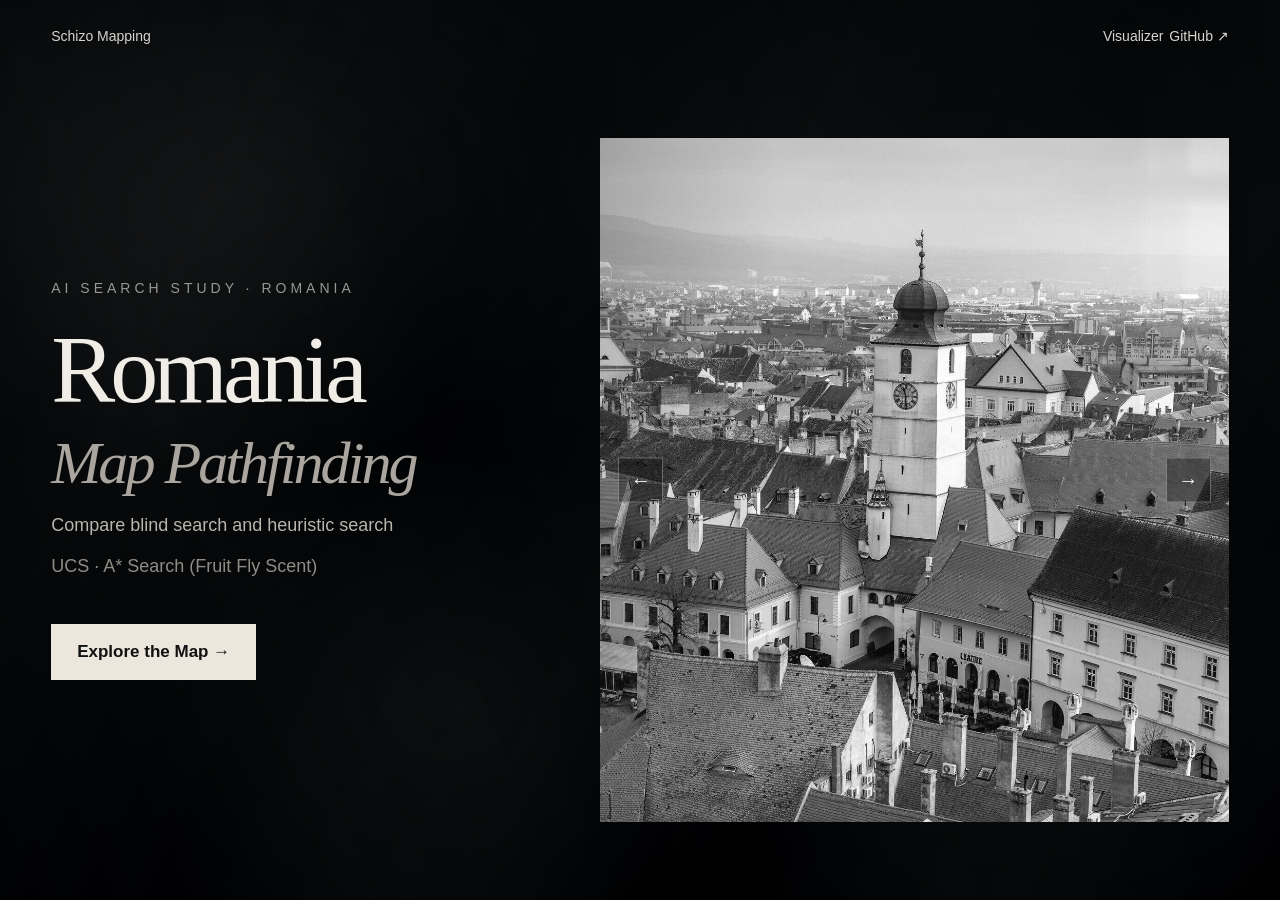
<file: index.html>
<!doctype html>

<html lang="en">

<head>

  <meta charset="UTF-8" />

  <meta name="viewport" content="width=device-width, initial-scale=1.0" />

  <title>Romania Map Pathfinding</title>

  <link rel="stylesheet" href="css/landing.css" />

</head>

<body>

  <nav class="nav">

    <a href="index.html">Schizo Mapping</a>

    <div>

      <a href="app.html">Visualizer</a>

      <a
        href="https://github.com/azkaeiorszghjhbvgu/Schizo-Mapping-AI"
        target="_blank"
      >
        GitHub ↗
      </a>

    </div>

  </nav>


  <main class="hero">

    <section class="copy">

      <p class="eyebrow">AI SEARCH STUDY · ROMANIA</p>

      <h1>
        Romania
        <span>Map Pathfinding</span>
      </h1>

      <p class="description">
        Compare blind search and heuristic search
      </p>

      <p class="methods">
        UCS · A* Search (Fruit Fly Scent)
      </p>

      <a href="app.html" class="cta">
        Explore the Map →
      </a>

    </section>


    <section class="visual">
      <div class="image-container">
        <div class="image-track" id="imageTrack">
          <img src="assets/romania.jpeg" alt="Romania city" />
          <img src="assets/romania2.jpeg" alt="Romania city" />
          <img src="assets/romania3.jpeg" alt="Romania city" />
        </div>
      <button class="image-btn prev" onclick="changeImage(-1)">←</button>
      <button class="image-btn next" onclick="changeImage(1)">→</button>
      </div>
    </section>

  </main>


  <script src="js/navbar.js"></script>

  <script>

    const track = document.getElementById("imageTrack");
    const imageCount = track.children.length;

    let currentImage = 0;
    let autoPlayTimer = null;


    function changeImage(direction) {
      currentImage += direction;

      if (currentImage >= imageCount) {
        currentImage = 0;
      } else if (currentImage < 0) {
        currentImage = imageCount - 1;
      }

      track.style.transform = `translateX(-${currentImage * 100}%)`;

      resetTimer();
    }

    function resetTimer() {
      clearInterval(autoPlayTimer);
      autoPlayTimer = setInterval(() => {
        changeImage(1);
      }, 3000);
    }

    resetTimer();

  </script>

</body>

</html>
</file>
<file: css/landing.css>
body {
  margin: 0;
  min-height: 100vh;

  color: #f1eee8;
  font-family: Arial, Helvetica, sans-serif;

  overflow-x: hidden;

  background: #0b0c0d;

  position: relative;

  transition: opacity 0.4s ease-in-out;

  animation: landingFadeIn 0.4s ease-in-out forwards;
}

@keyframes landingFadeIn {
  from {
    opacity: 0;
  }
  to {
    opacity: 1;
  }
}

body.fade-out {
  opacity: 0;
}


body::before {
  content: "";

  position: fixed;
  inset: 0;

  pointer-events: none;

  z-index: 0;

  background:
    radial-gradient(
      ellipse at 18% 22%,
      rgba(255, 255, 255, 0.045),
      transparent 28%
    ),

    radial-gradient(
      ellipse at 75% 25%,
      rgba(255, 255, 255, 0.03),
      transparent 30%
    ),

    radial-gradient(
      ellipse at 35% 78%,
      rgba(255, 255, 255, 0.035),
      transparent 26%
    ),

    radial-gradient(
      ellipse at 85% 82%,
      rgba(255, 255, 255, 0.025),
      transparent 24%
    ),

    linear-gradient(
      115deg,
      transparent 0%,
      rgba(255,255,255,0.02) 18%,
      transparent 35%,
      rgba(255,255,255,0.016) 52%,
      transparent 68%,
      rgba(255,255,255,0.015) 84%,
      transparent 100%
    ),

    linear-gradient(
      68deg,
      transparent 0%,
      rgba(255,255,255,0.018) 22%,
      transparent 40%,
      rgba(255,255,255,0.015) 58%,
      transparent 76%,
      rgba(255,255,255,0.012) 100%
    ),

    linear-gradient(
      180deg,
      #0d0e0f 0%,
      #090a0b 100%
    );

  opacity: 1;

  filter: contrast(110%) brightness(100%);
}


body::after {
  content: "";

  position: fixed;
  inset: 0;

  pointer-events: none;

  z-index: 0;

  opacity: 0.06;

  background-image:
    repeating-linear-gradient(
      0deg,
      rgba(255,255,255,0.04) 0px,
      rgba(255,255,255,0.04) 1px,
      transparent 1px,
      transparent 3px
    ),

    repeating-linear-gradient(
      90deg,
      rgba(255,255,255,0.025) 0px,
      rgba(255,255,255,0.025) 1px,
      transparent 1px,
      transparent 4px
    );
}


.nav {
  width: 100%;

  display: flex;
  justify-content: space-between;
  align-items: center;

  padding: 28px 4%;

  position: absolute;
  top: 0;
  left: 0;

  box-sizing: border-box;

  z-index: 10;
}


.nav a {
  text-decoration: none;

  color: #d8d5cf;

  font-size: 14px;

  transition: 0.2s ease;
}


.nav a:hover {
  color: white;
}


.nav div {
  display: flex;

  gap: 6px;
}


.hero {
  min-height: 100vh;

  display: grid;

  grid-template-columns: minmax(0, 44fr) minmax(0, 56fr);

  align-items: center;

  gap: 55px;

  padding: 105px 4% 45px;

  box-sizing: border-box;

  position: relative;

  z-index: 1;
}

.copy {
  display: flex;

  flex-direction: column;

  align-items: flex-start;

  justify-content: center;

  max-width: 650px;
}

.eyebrow {
  margin: 0 0 34px 0;

  font-size: 14px;

  letter-spacing: 4px;

  color: #969893;

  text-transform: uppercase;
}

h1 {
  margin: 0;

  font-family: Georgia, "Times New Roman", serif;

  font-size: clamp(74px, 7.5vw, 125px);

  line-height: 0.83;

  font-weight: 500;

  letter-spacing: -5px;

  color: #f0ede7;
}


h1 span {
  display: block;

  margin-top: 28px;

  font-size: clamp(43px, 4.7vw, 75px);

  font-style: italic;

  font-weight: 400;

  letter-spacing: -3px;

  color: #aaa69f;
}


.description {
  margin: 24px 0 0;
  font-size: 18px;
  color: #b9b5ae;
  line-height: 1.5;
}

.methods {
  margin: 14px 0 0;
  font-size: 18px;
  color: #8f8c86;
  line-height: 1.5;
}

.cta {
  margin-top: 44px;

  display: inline-flex;

  align-items: center;

  justify-content: center;

  padding: 18px 26px;

  background: #ece6dc;

  color: #111;

  text-decoration: none;

  font-size: 17px;

  font-weight: 700;

  transition: 0.25s ease;
}


.cta:hover {
  background: #f7f2ea;

  transform: translateX(5px);
}

.visual {
  width: 100%;

  height: 76vh;

  position: relative;

  overflow: hidden;

  align-self: center;

  z-index: 1;
}


.visual img {
  width: 100%;

  height: 100%;

  display: block;

  object-fit: cover;

  object-position: center;

  filter: grayscale(100%);
}

.visual::after {
  content: "";

  position: absolute;

  inset: 0;

  pointer-events: none;

  background:
    linear-gradient(
      90deg,
      rgba(11, 12, 13, 0.18) 0%,
      rgba(11, 12, 13, 0) 28%
    );
}

.route {
  position: absolute;

  right: 24px;

  bottom: 20px;

  z-index: 2;

  color: rgba(255,255,255,0.7);

  font-size: 11px;

  letter-spacing: 2px;
}

@media (max-width: 1000px) {

  .hero {
    grid-template-columns: minmax(0, 46fr) minmax(0, 54fr);

    gap: 30px;
  }


  h1 {
    font-size: 78px;
  }


  h1 span {
    font-size: 48px;
  }


  .visual {
    height: 70vh;
  }
}


@media (max-width: 768px) {

  .nav {
    padding: 22px 24px;
  }


  .nav a {
    font-size: 12px;
  }


  .hero {
    grid-template-columns: 1fr;

    padding: 115px 24px 40px;

    gap: 50px;
  }


  .copy {
    max-width: 100%;
  }


  .eyebrow {
    margin-bottom: 25px;

    font-size: 11px;

    letter-spacing: 3px;
  }


  h1 {
    font-size: clamp(58px, 18vw, 88px);

    letter-spacing: -4px;
  }


  h1 span {
    font-size: clamp(38px, 11vw, 54px);

    margin-top: 20px;

    letter-spacing: -2px;
  }


  .description {
    margin-top: 28px;

    font-size: 17px;
  }


  .methods {
    font-size: 16px;
  }


  .cta {
    margin-top: 34px;

    padding: 16px 23px;
  }


  .visual {
    height: 62vh;
  }
}


@media (max-width: 480px) {

  h1 {
    font-size: 57px;
  }


  h1 span {
    font-size: 37px;
  }


  .visual {
    height: 54vh;
  }
}

.image-btn {
  position: absolute;
  top: 50%;

  transform: translateY(-50%);

  width: 45px;
  height: 45px;

  border: 1px solid rgba(255, 255, 255, 0.3);
  background: rgba(0, 0, 0, 0.35);

  color: white;

  font-size: 20px;

  cursor: pointer;

  z-index: 3;

  transition: 0.2s ease;
}

.image-btn:hover {
  background: rgba(0, 0, 0, 0.65);
}

.prev {
  left: 18px;
}

.next {
  right: 18px;
}

.image-container {
  width: 100%;
  height: 100%;
  position: relative;
  overflow: hidden;
}

.image-track {
  display: flex;
  height: 100%;
  transition: transform 0.4s ease-in-out;
}

.image-track img {
  width: 100%;
  height: 100%;
  flex-shrink: 0;
  display: block;
  object-fit: cover;
  object-position: center;
  filter: grayscale(100%);
}
</file>
